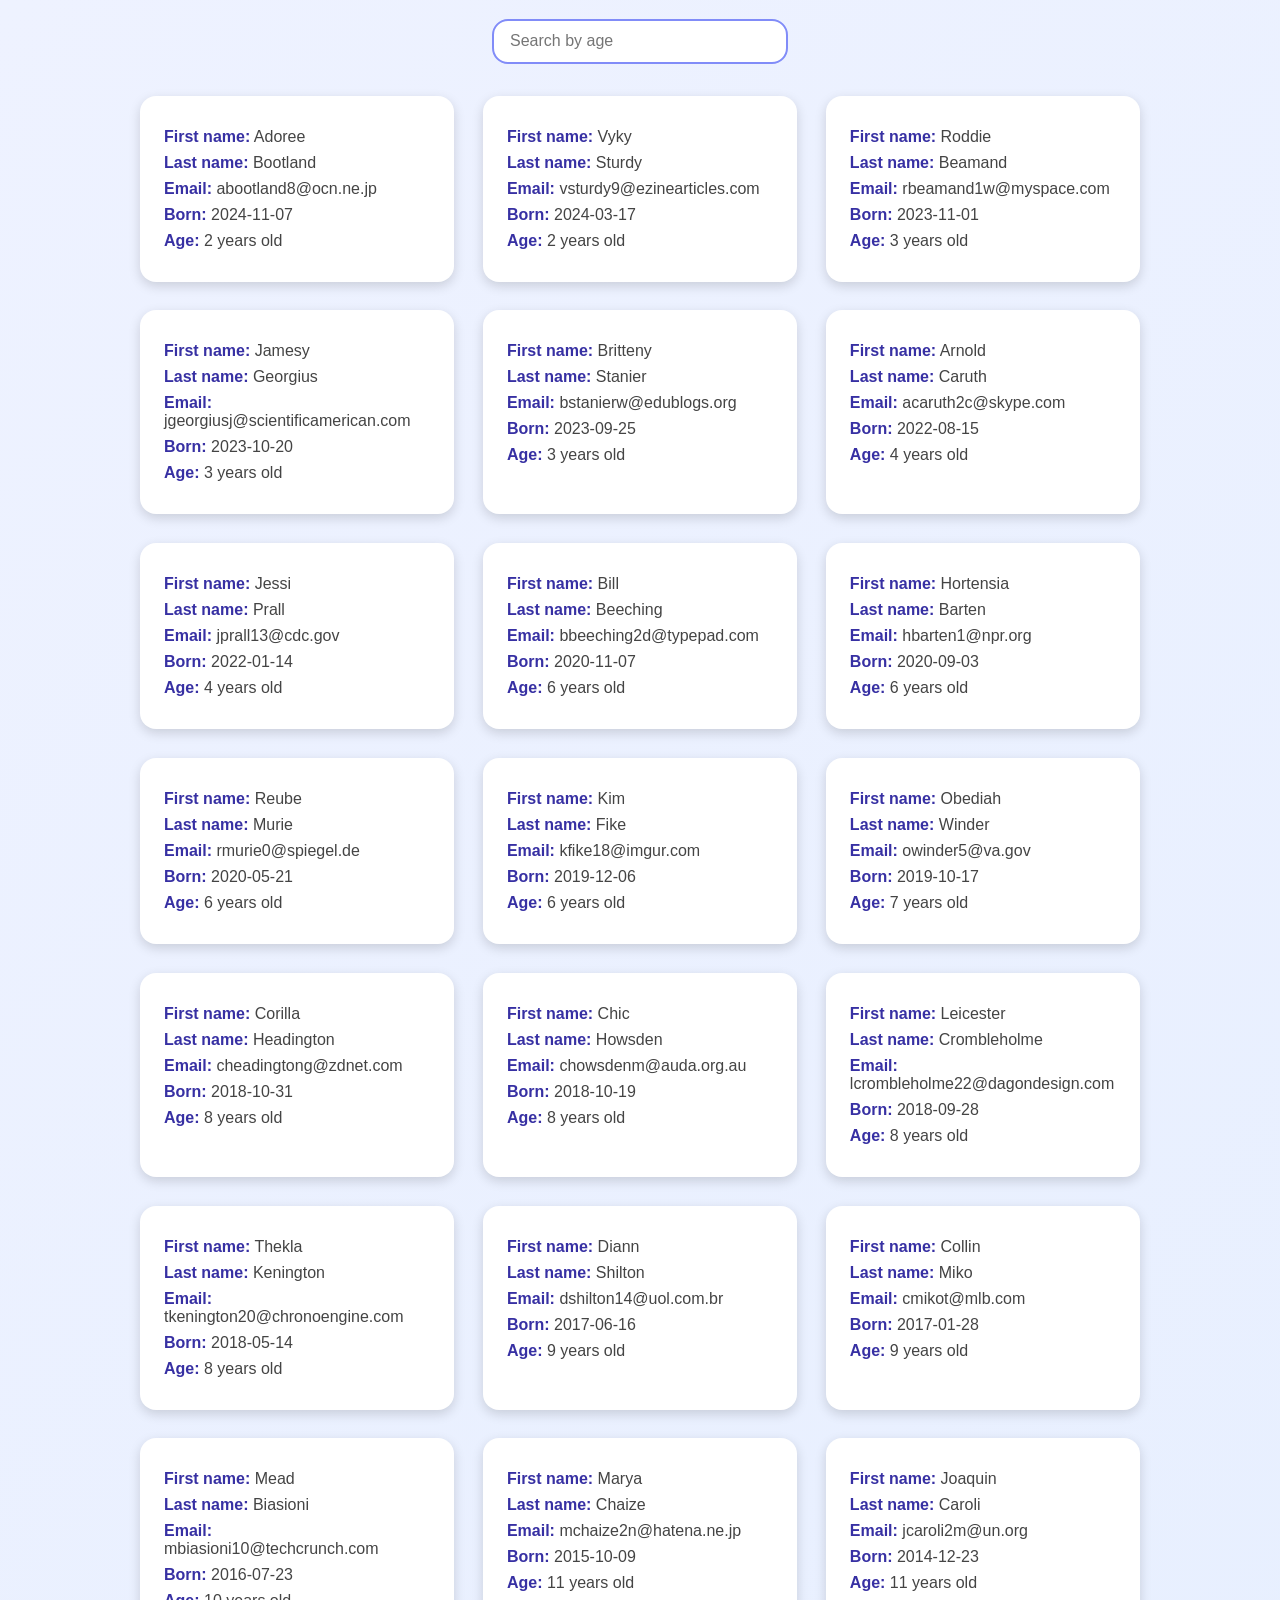
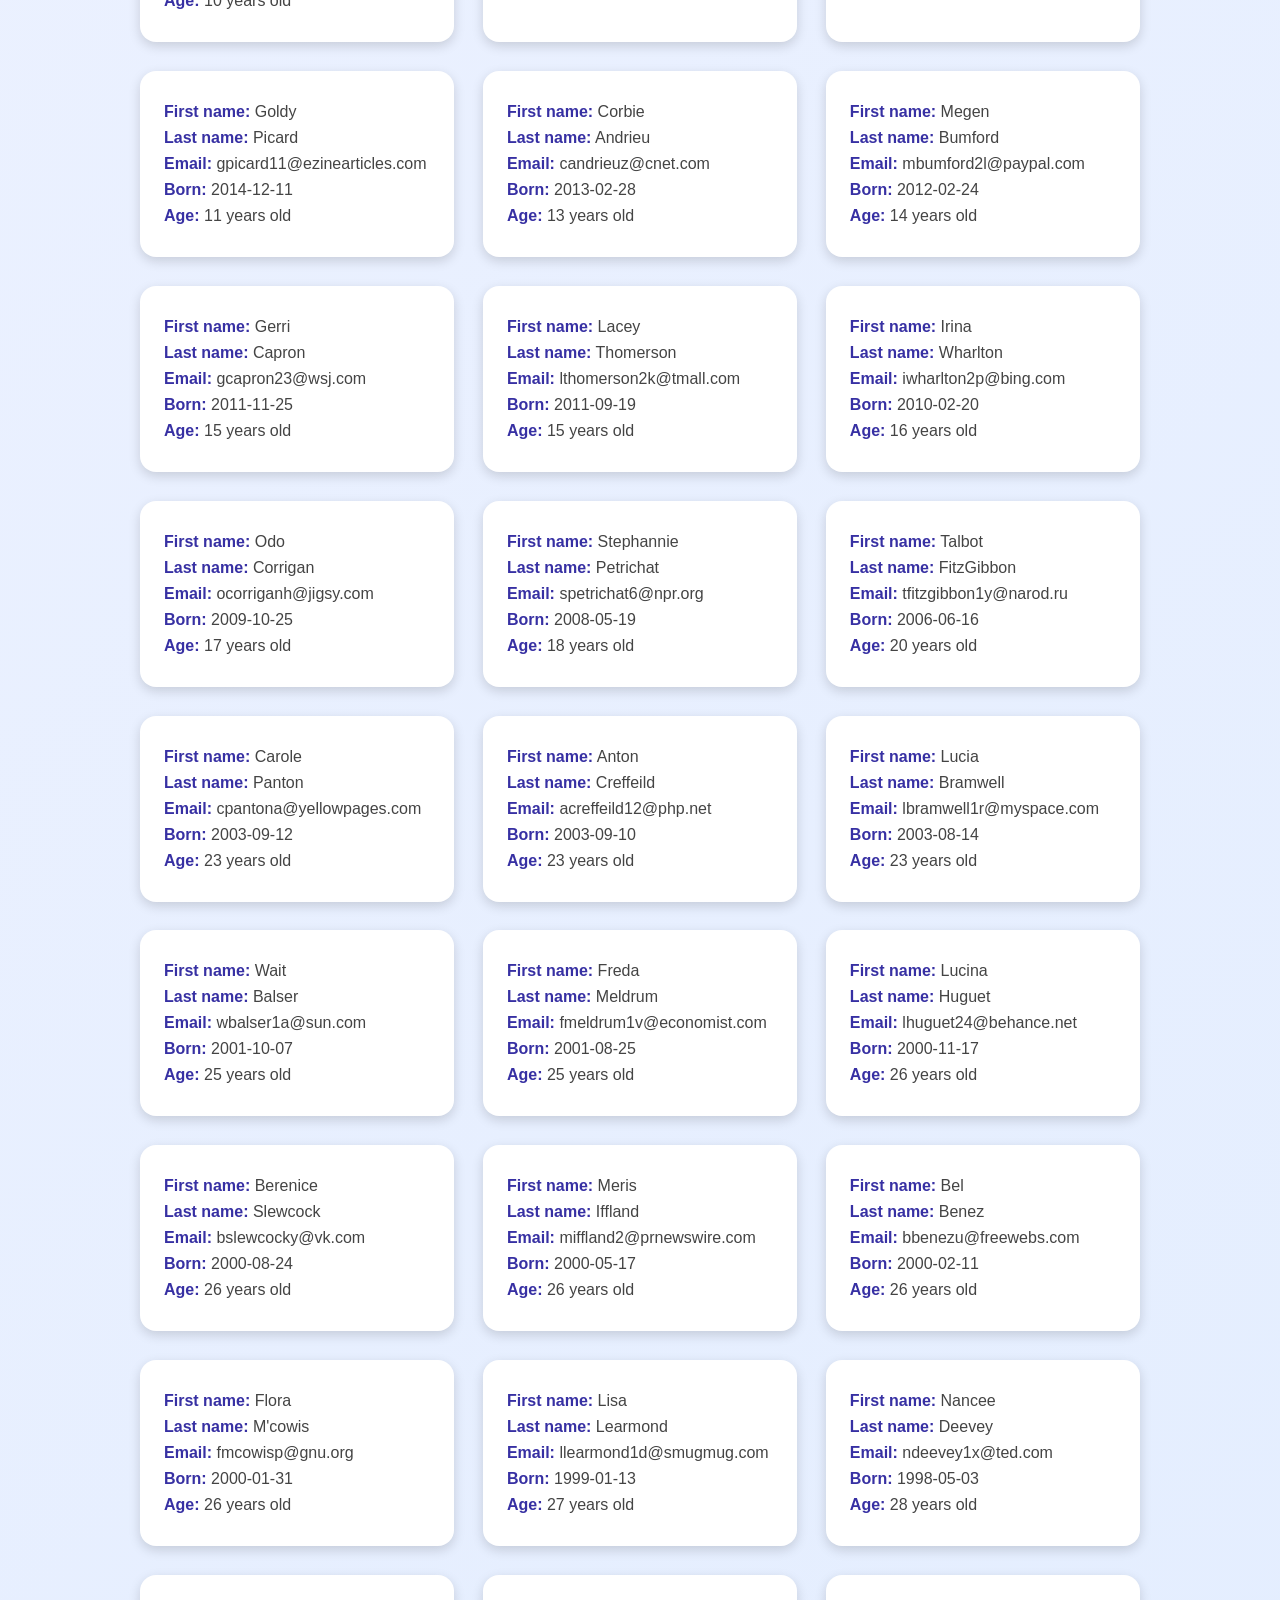
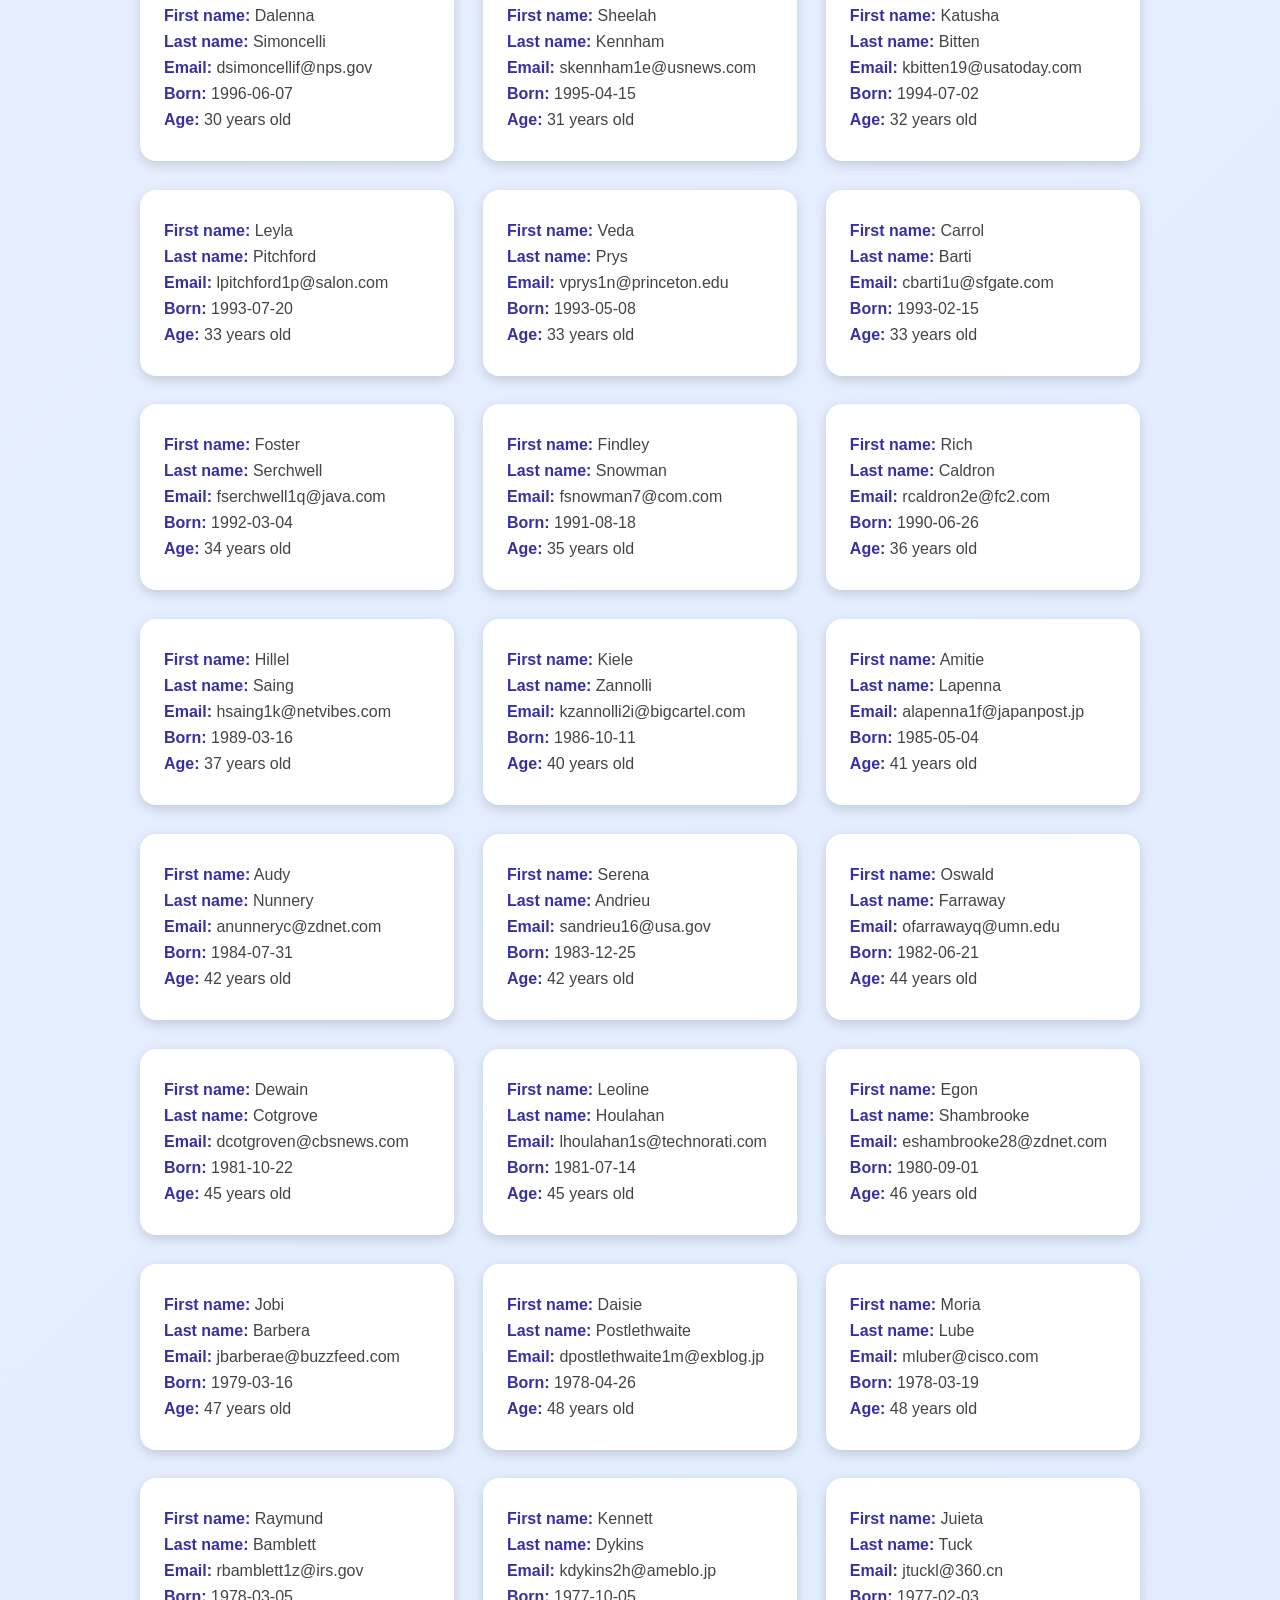
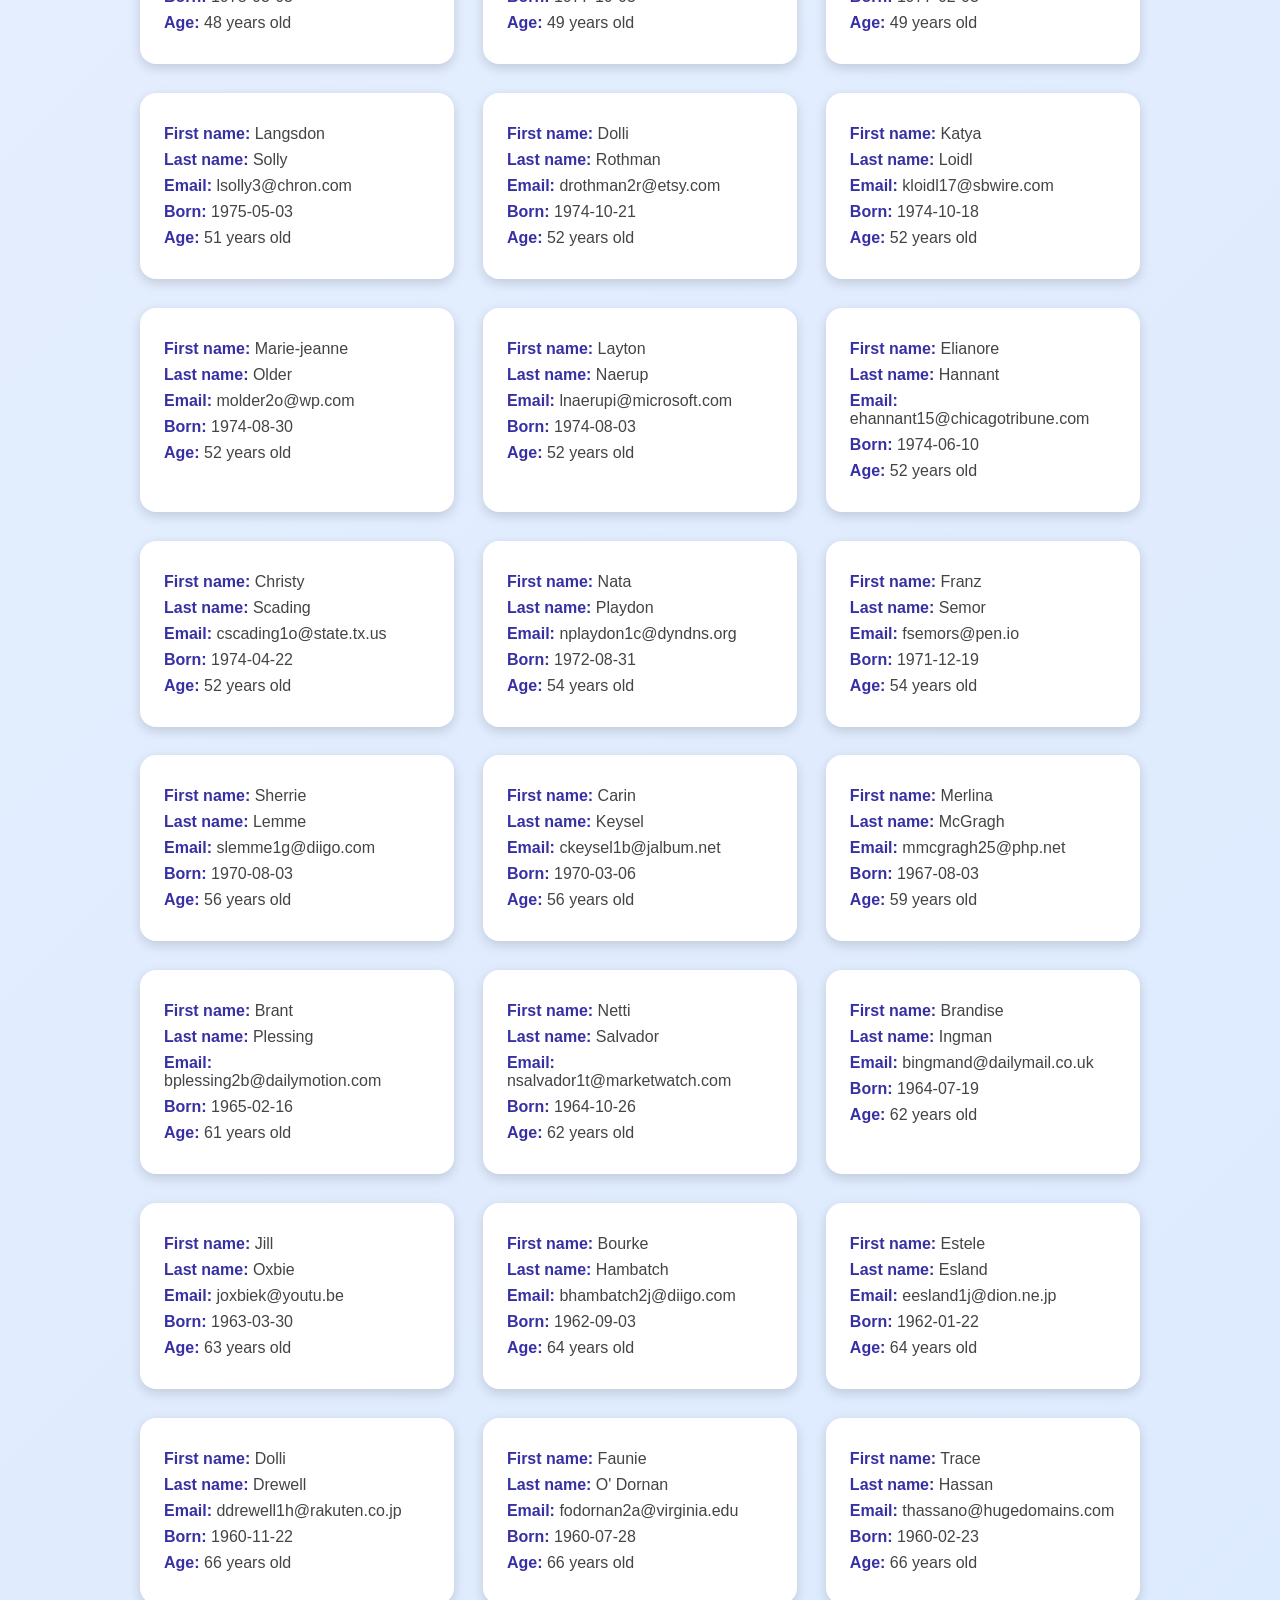
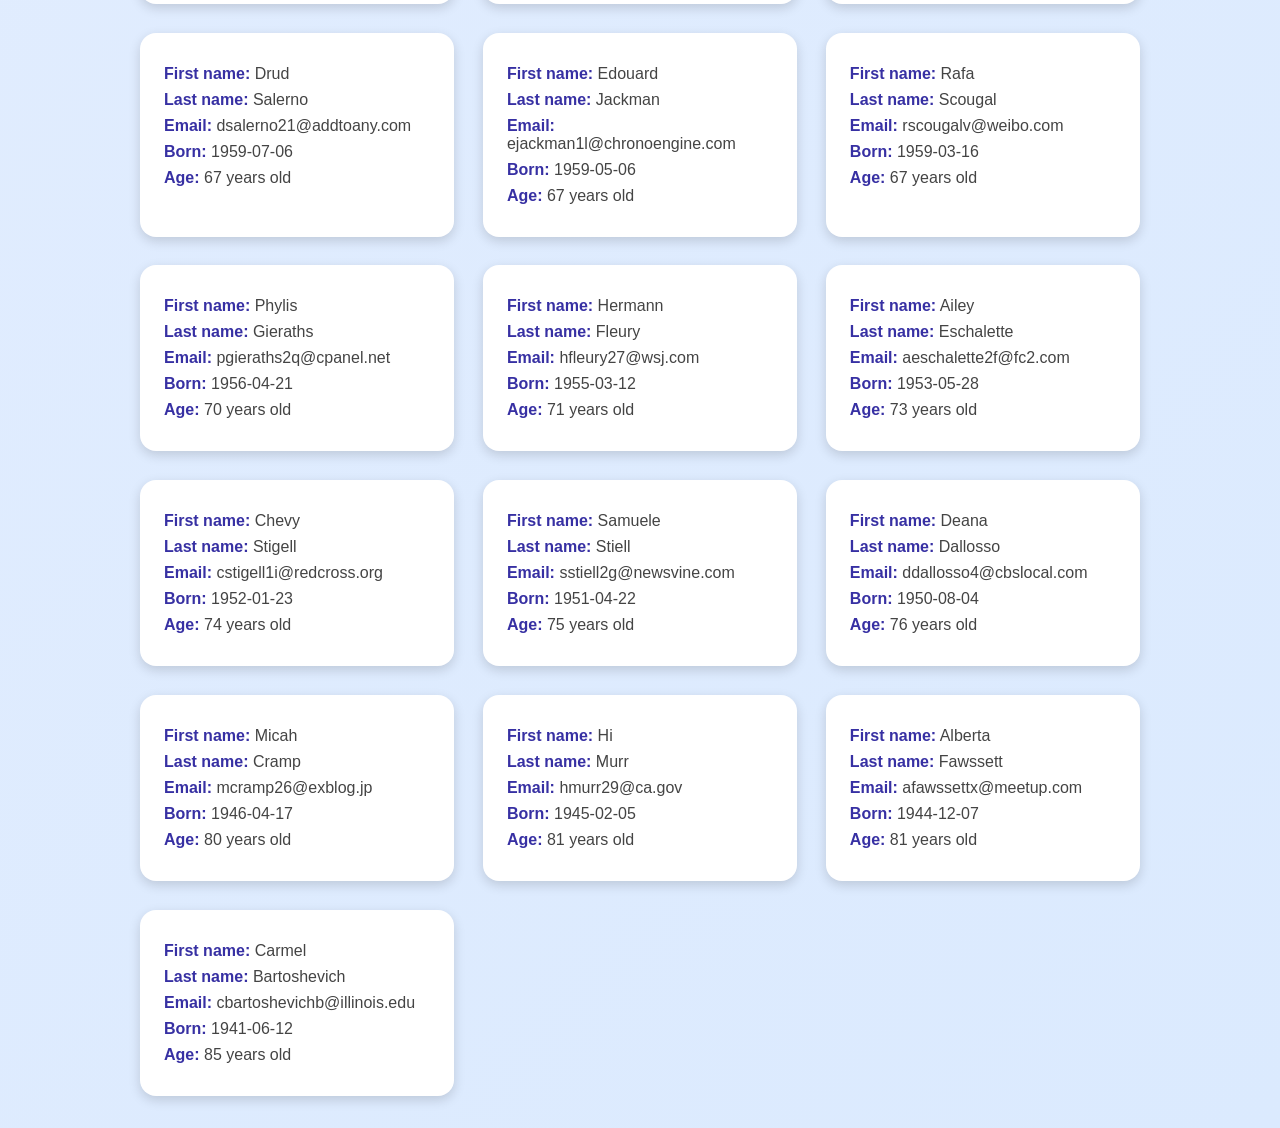
<file: age.html>
<!DOCTYPE html>
<html lang="en">

<head>
  <meta charset="UTF-8">
  <meta name="viewport" content="width=<device-width>, initial-scale=1.0">
  <title>Document</title>
  <link rel="stylesheet" href="style.css">

<body>
  <input class="search-field" type="text" placeholder="Search by age">
  <article class="people"></article>
  <!-- Add your script last in body -->
  <script type="module" src="age.js"></script>
</body>

</html>
</file>
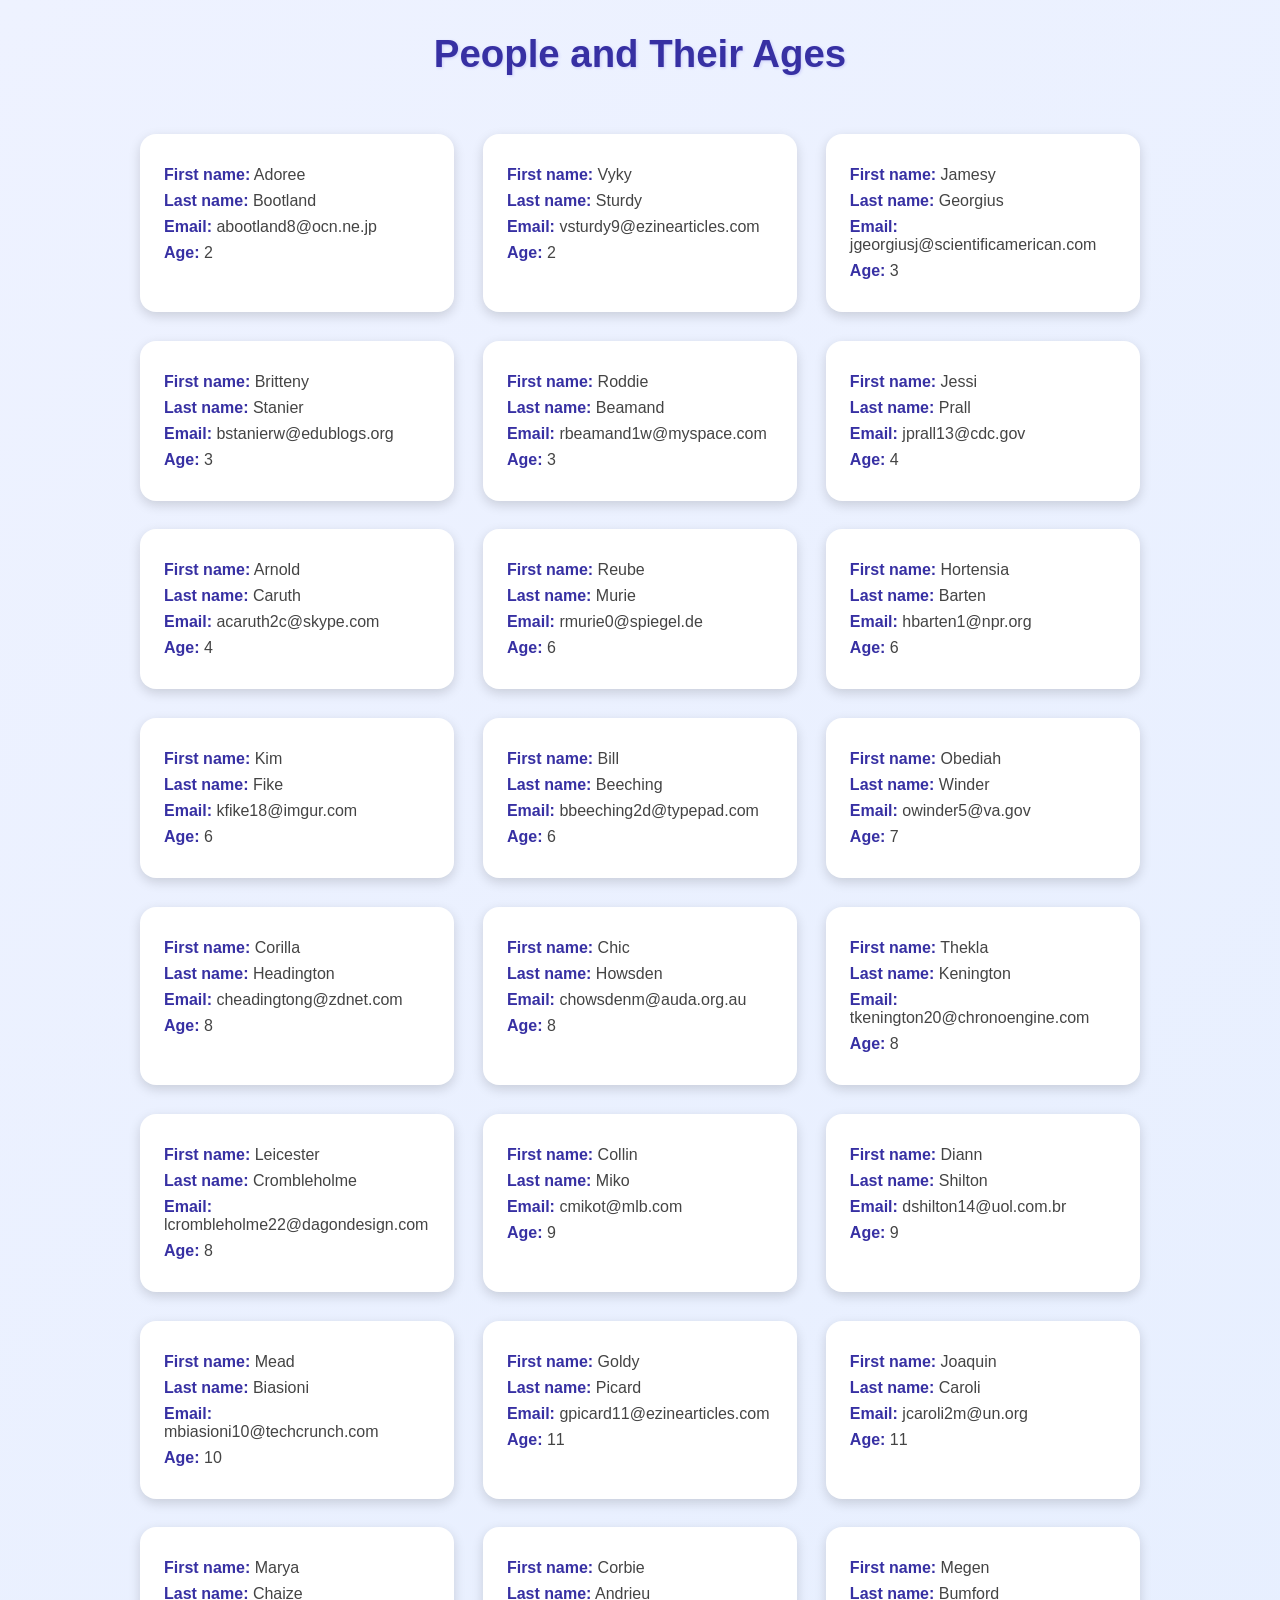
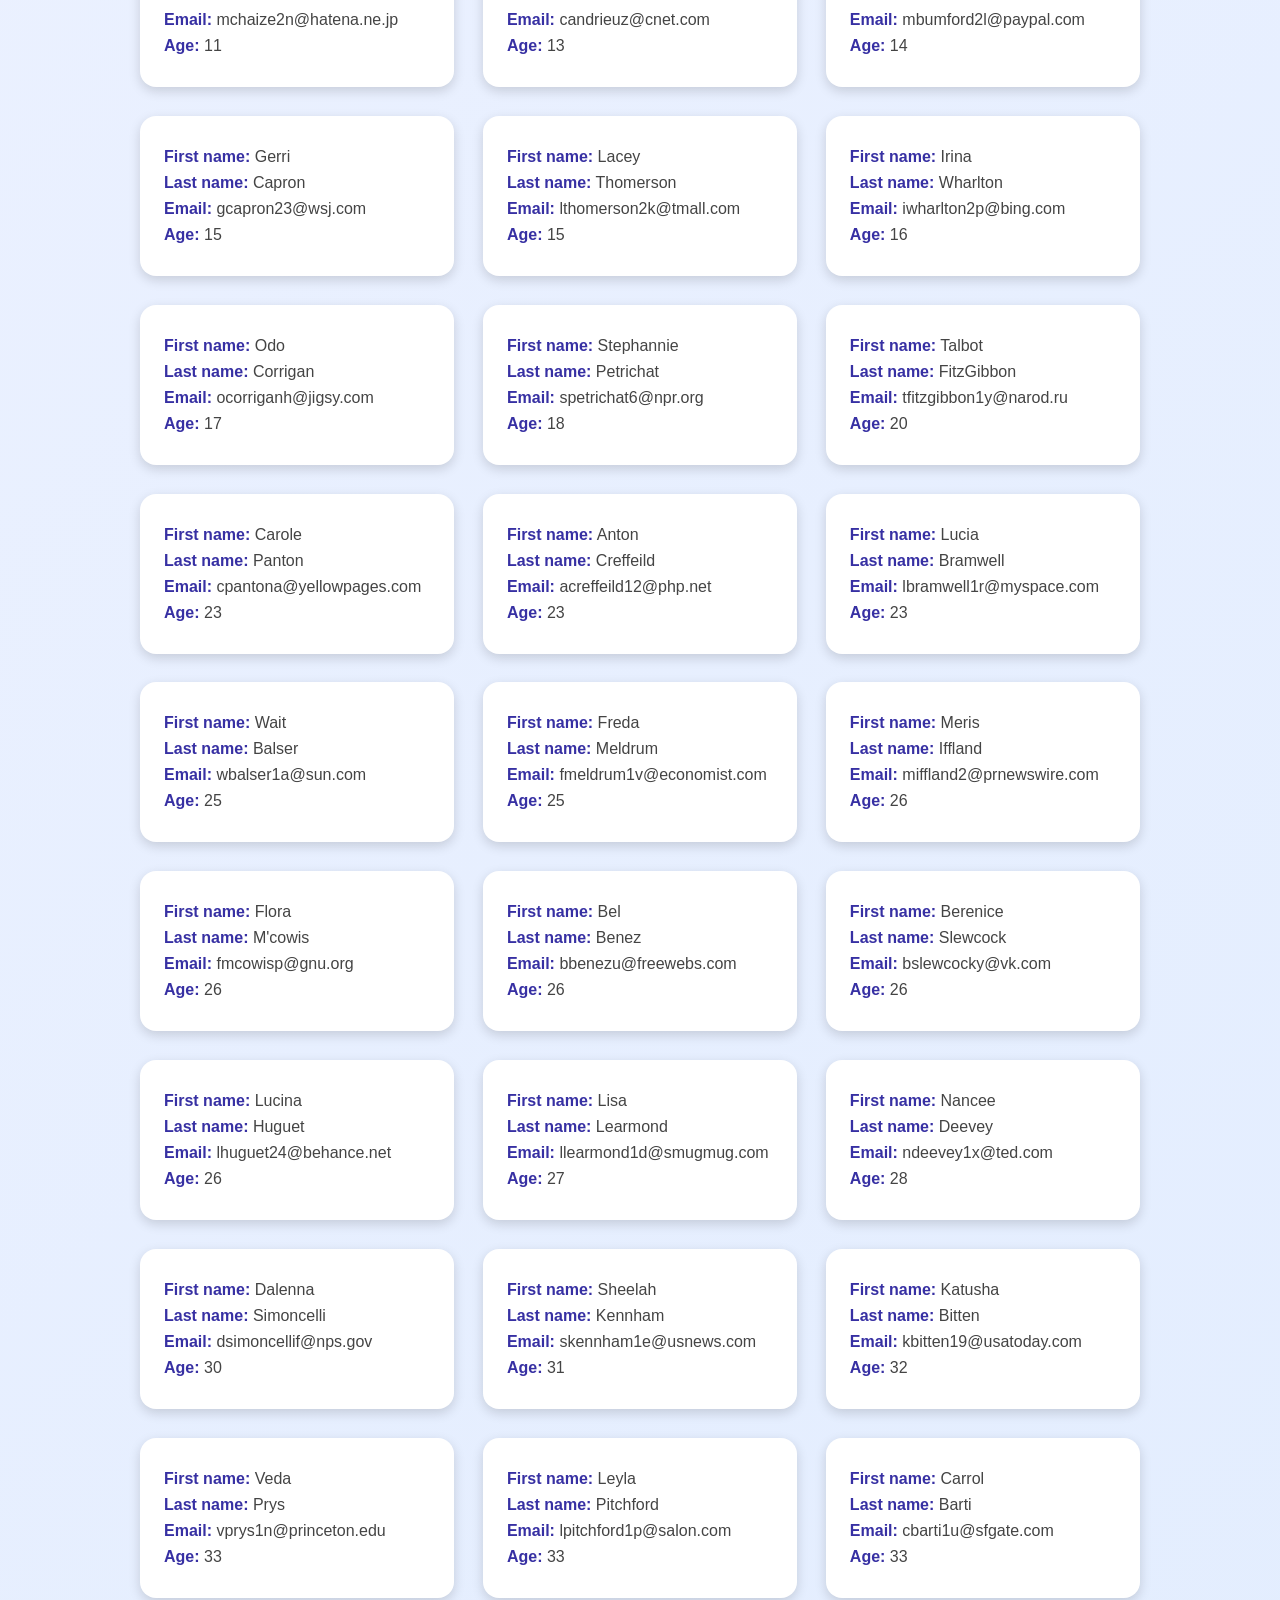
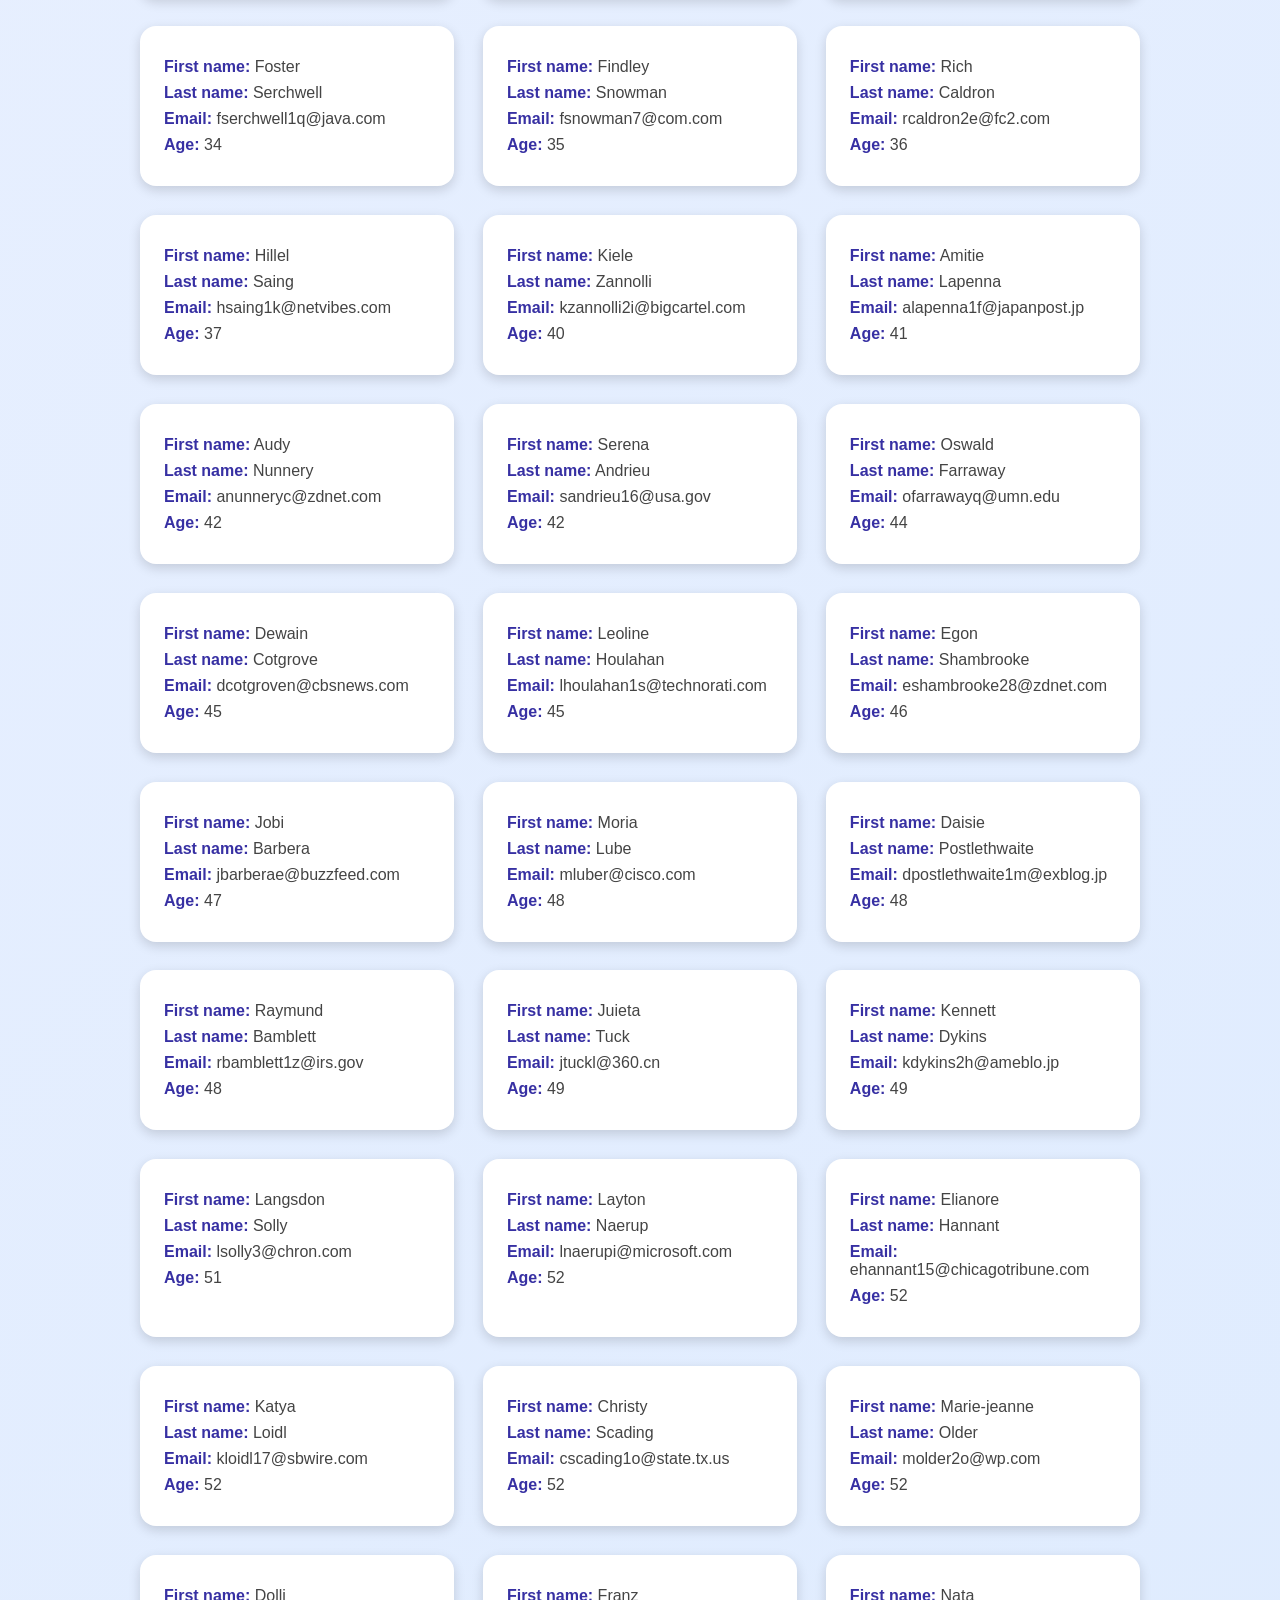
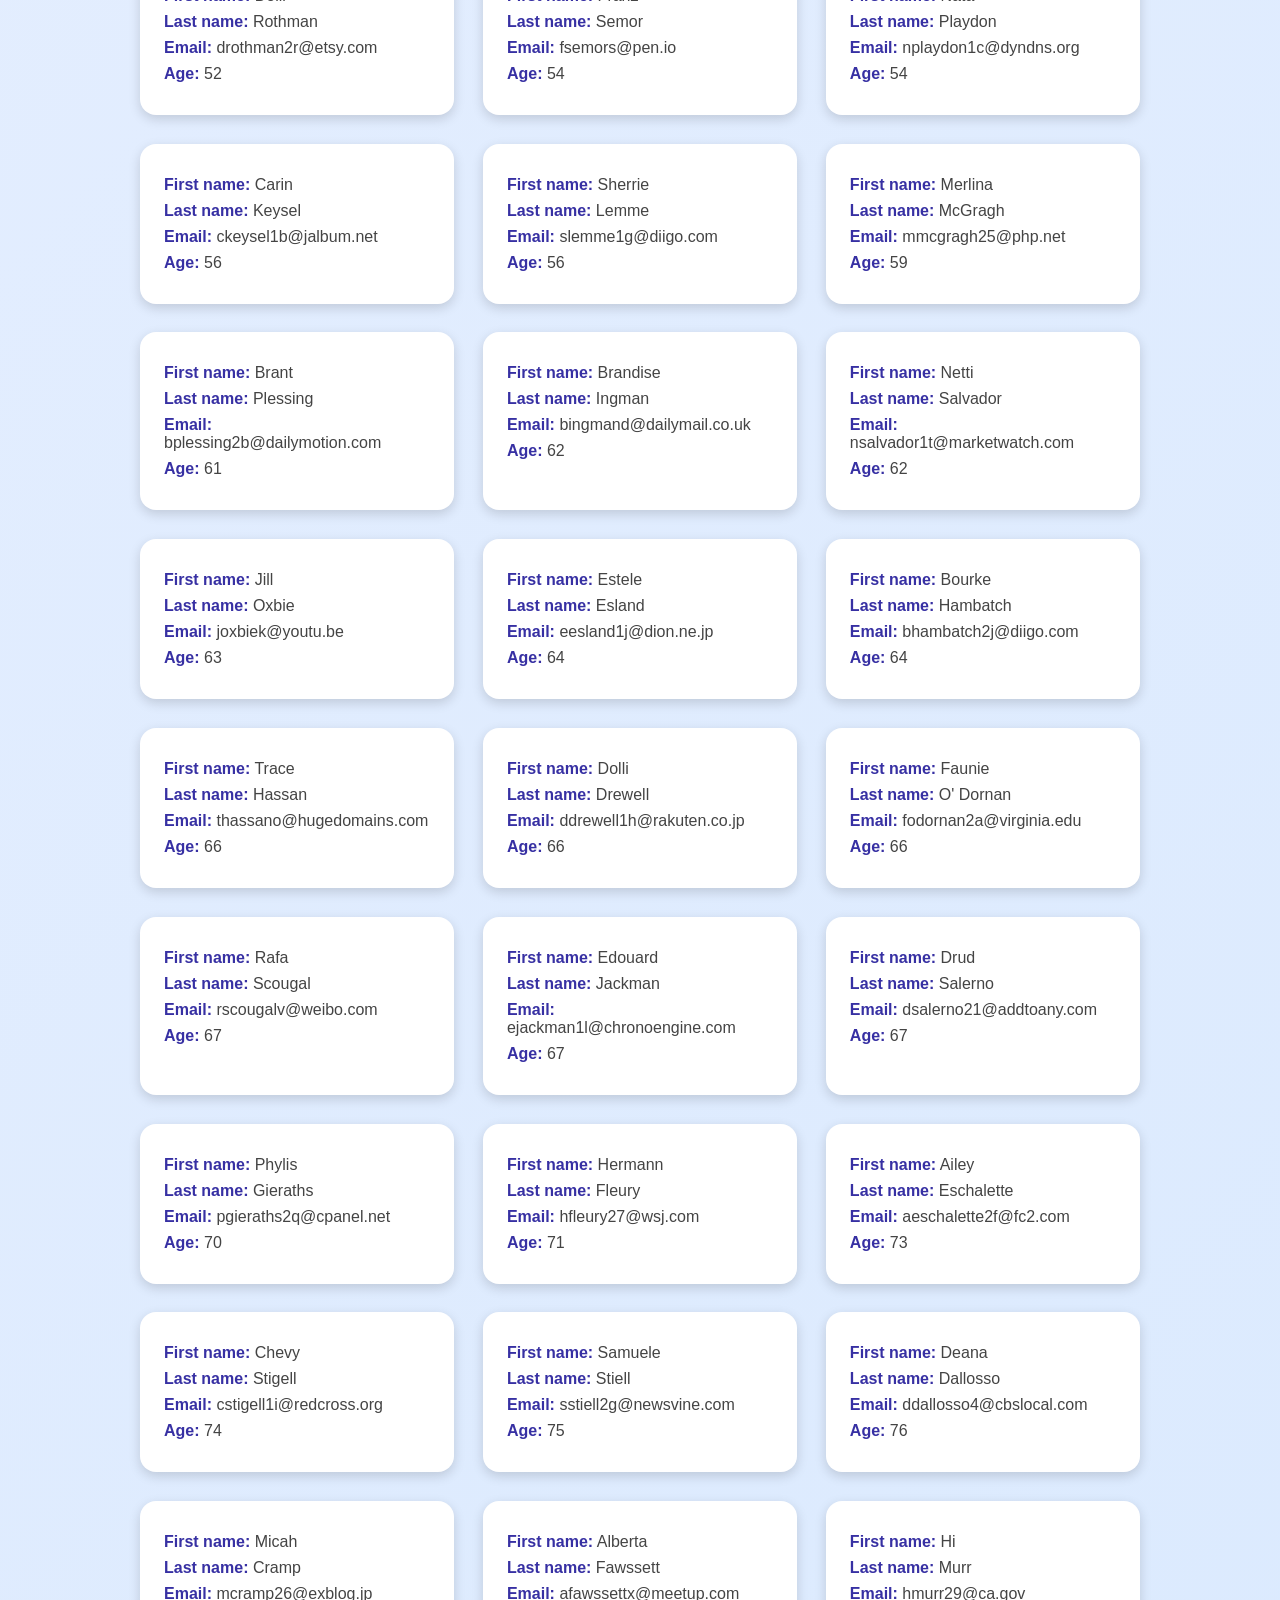
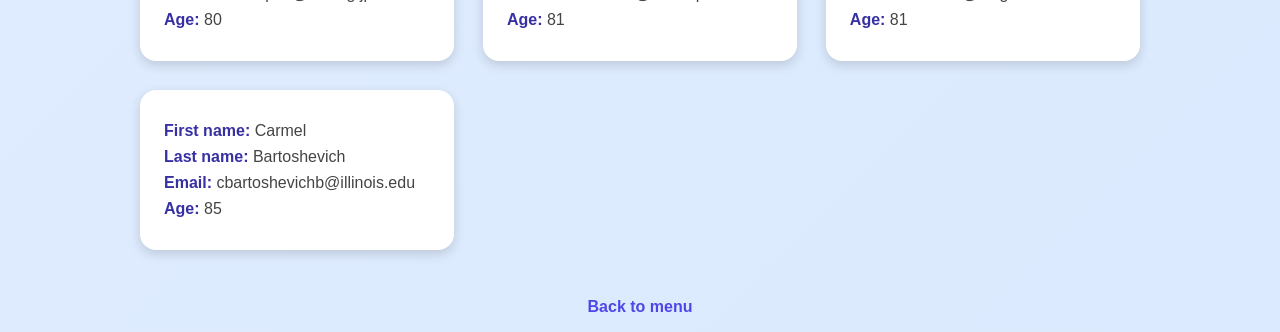
<file: birth-date.html>
<!DOCTYPE html>
<html lang="en">

<head>
  <meta charset="UTF-8">
  <title>Calculate Age</title>
  <link rel="stylesheet" href="style.css">
</head>

<body>
  <h1>People and Their Ages</h1>

  <article class="people"></article>

  <a href="index.html">Back to menu</a>

  <script type="module" src="birth-date.js"></script>
</body>

</html>
</file>
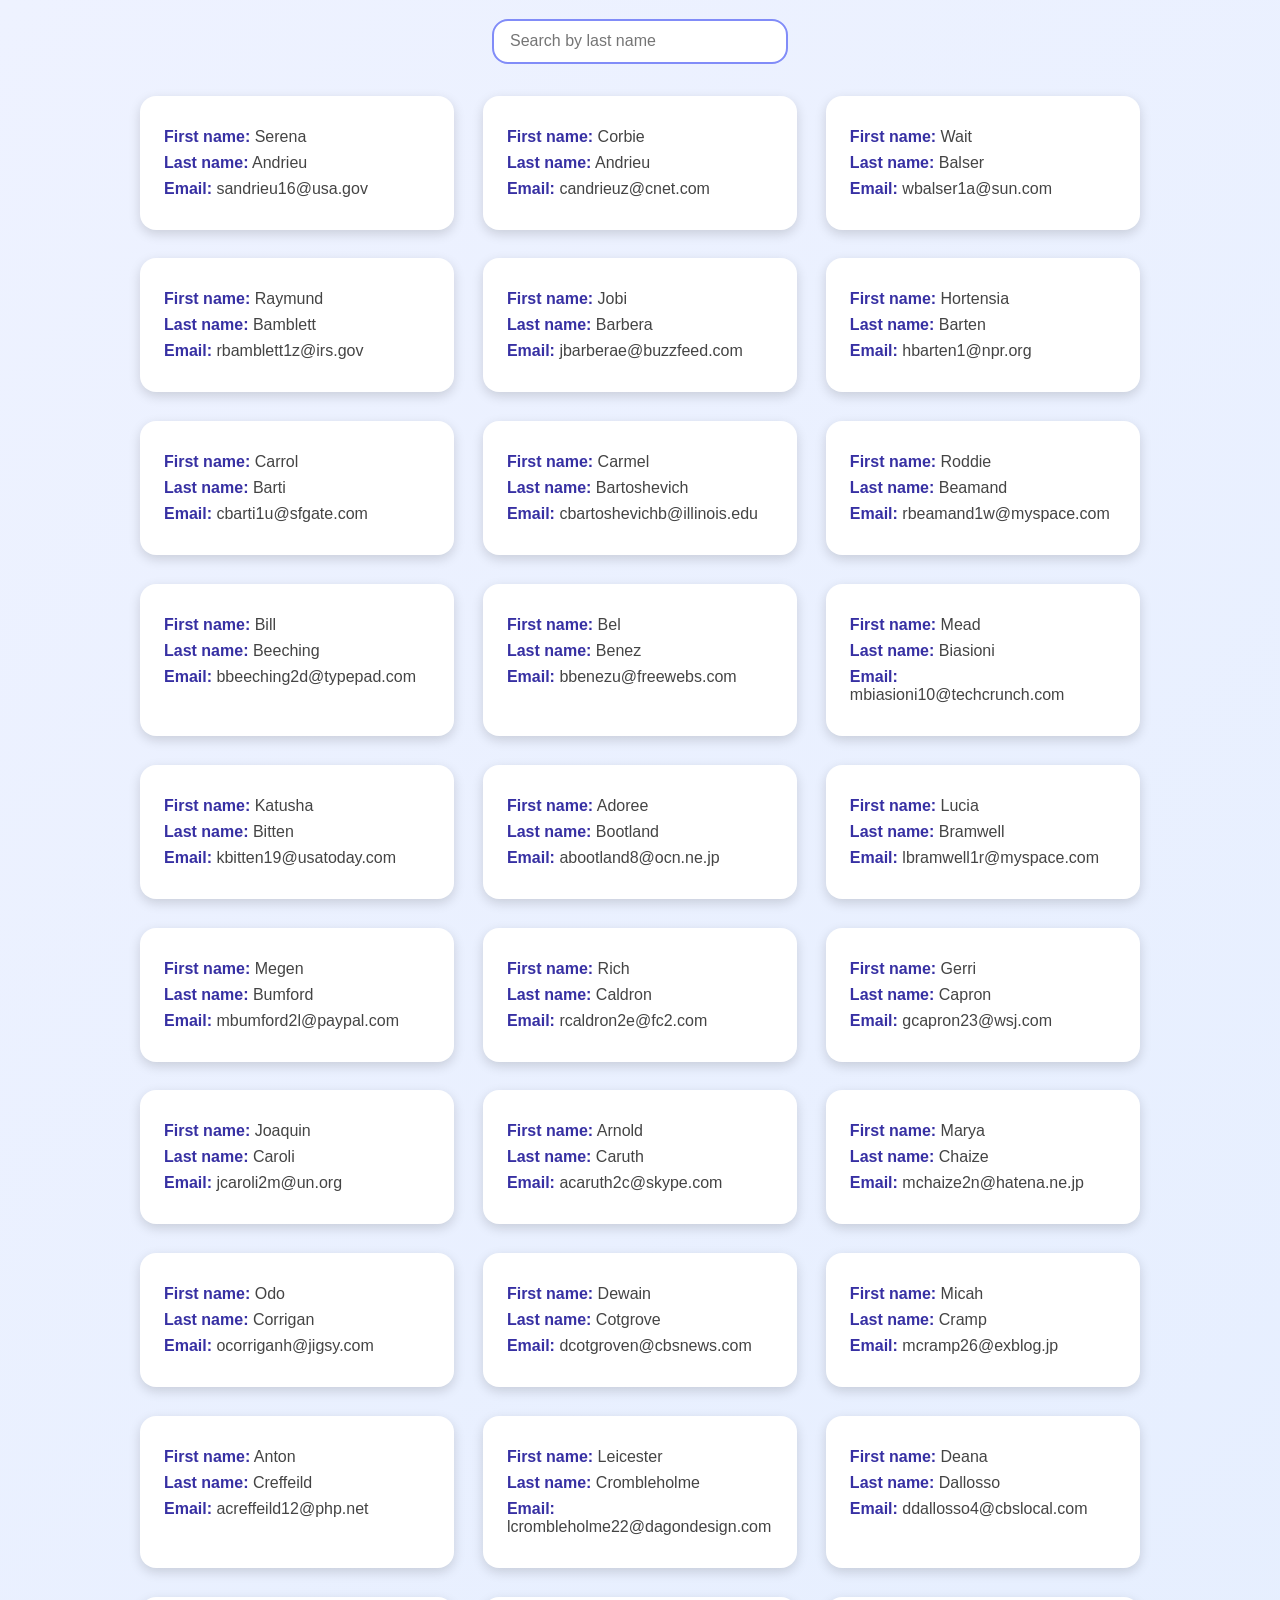
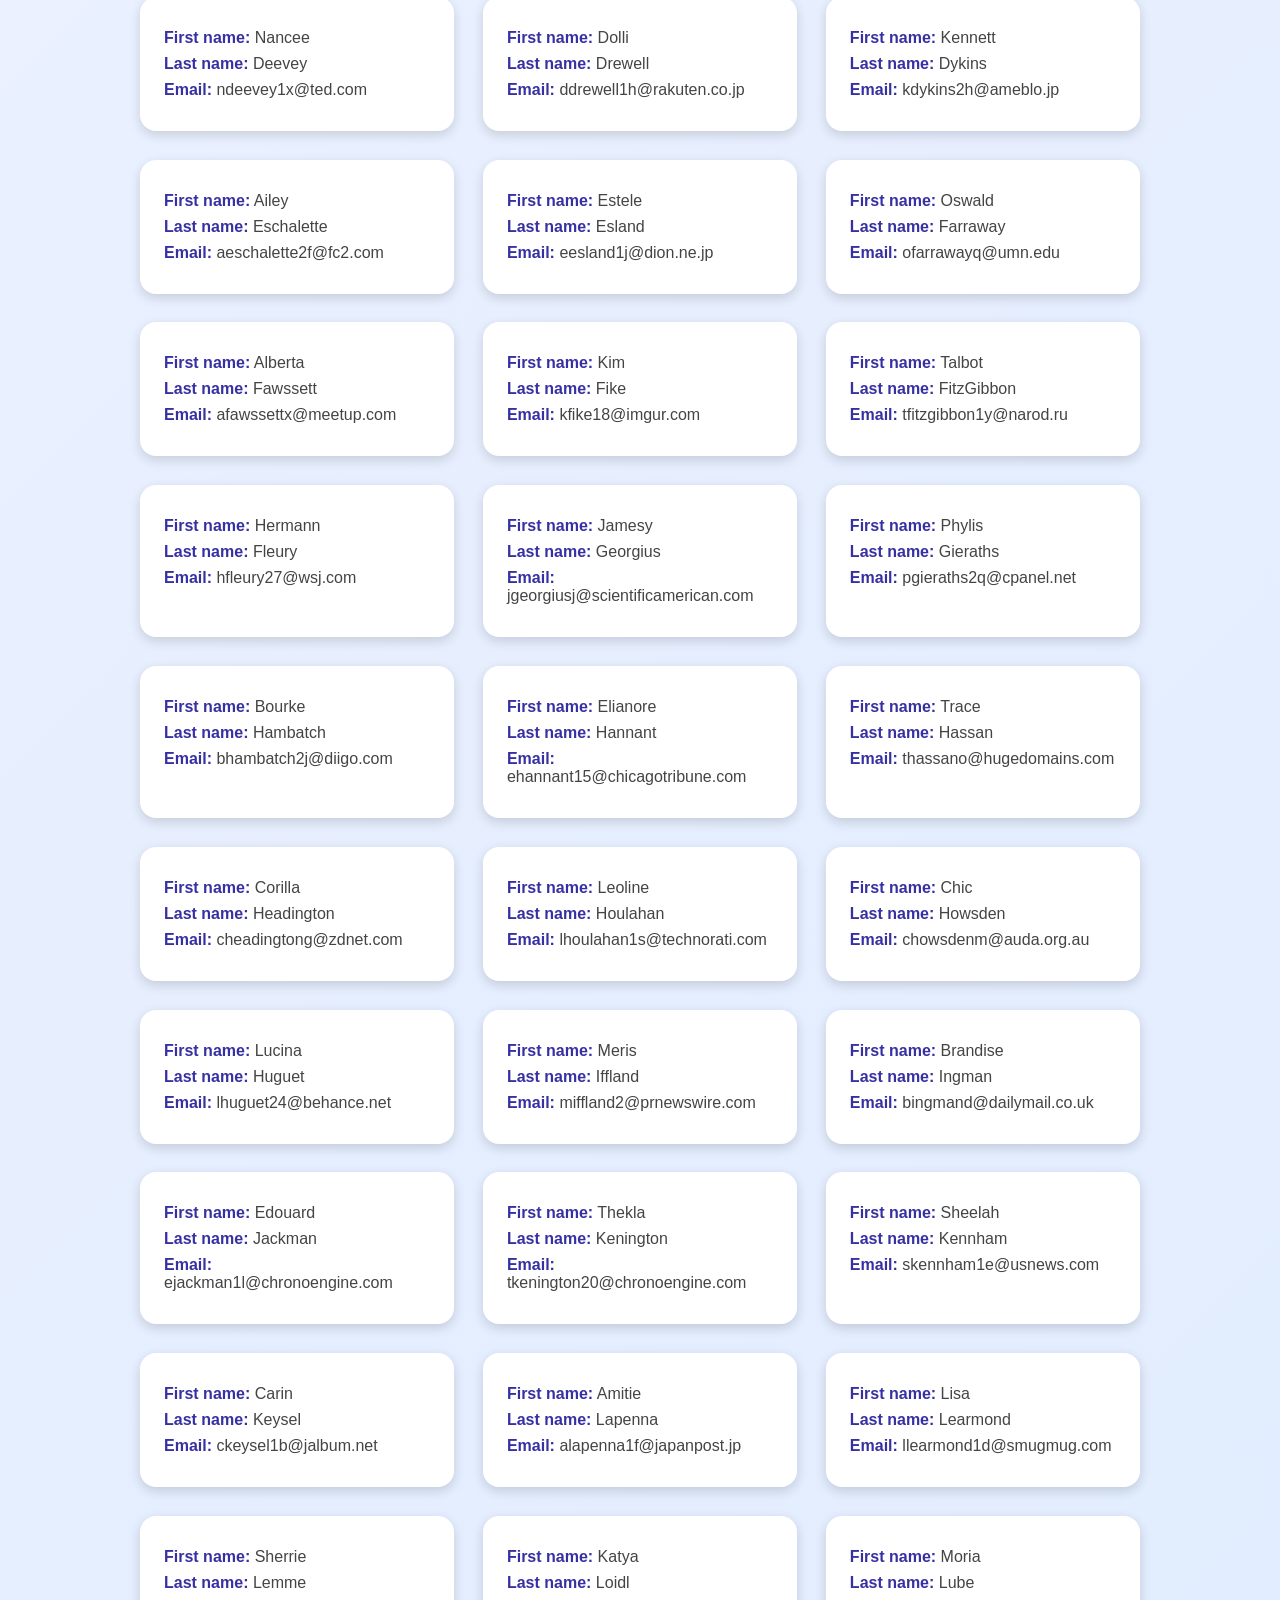
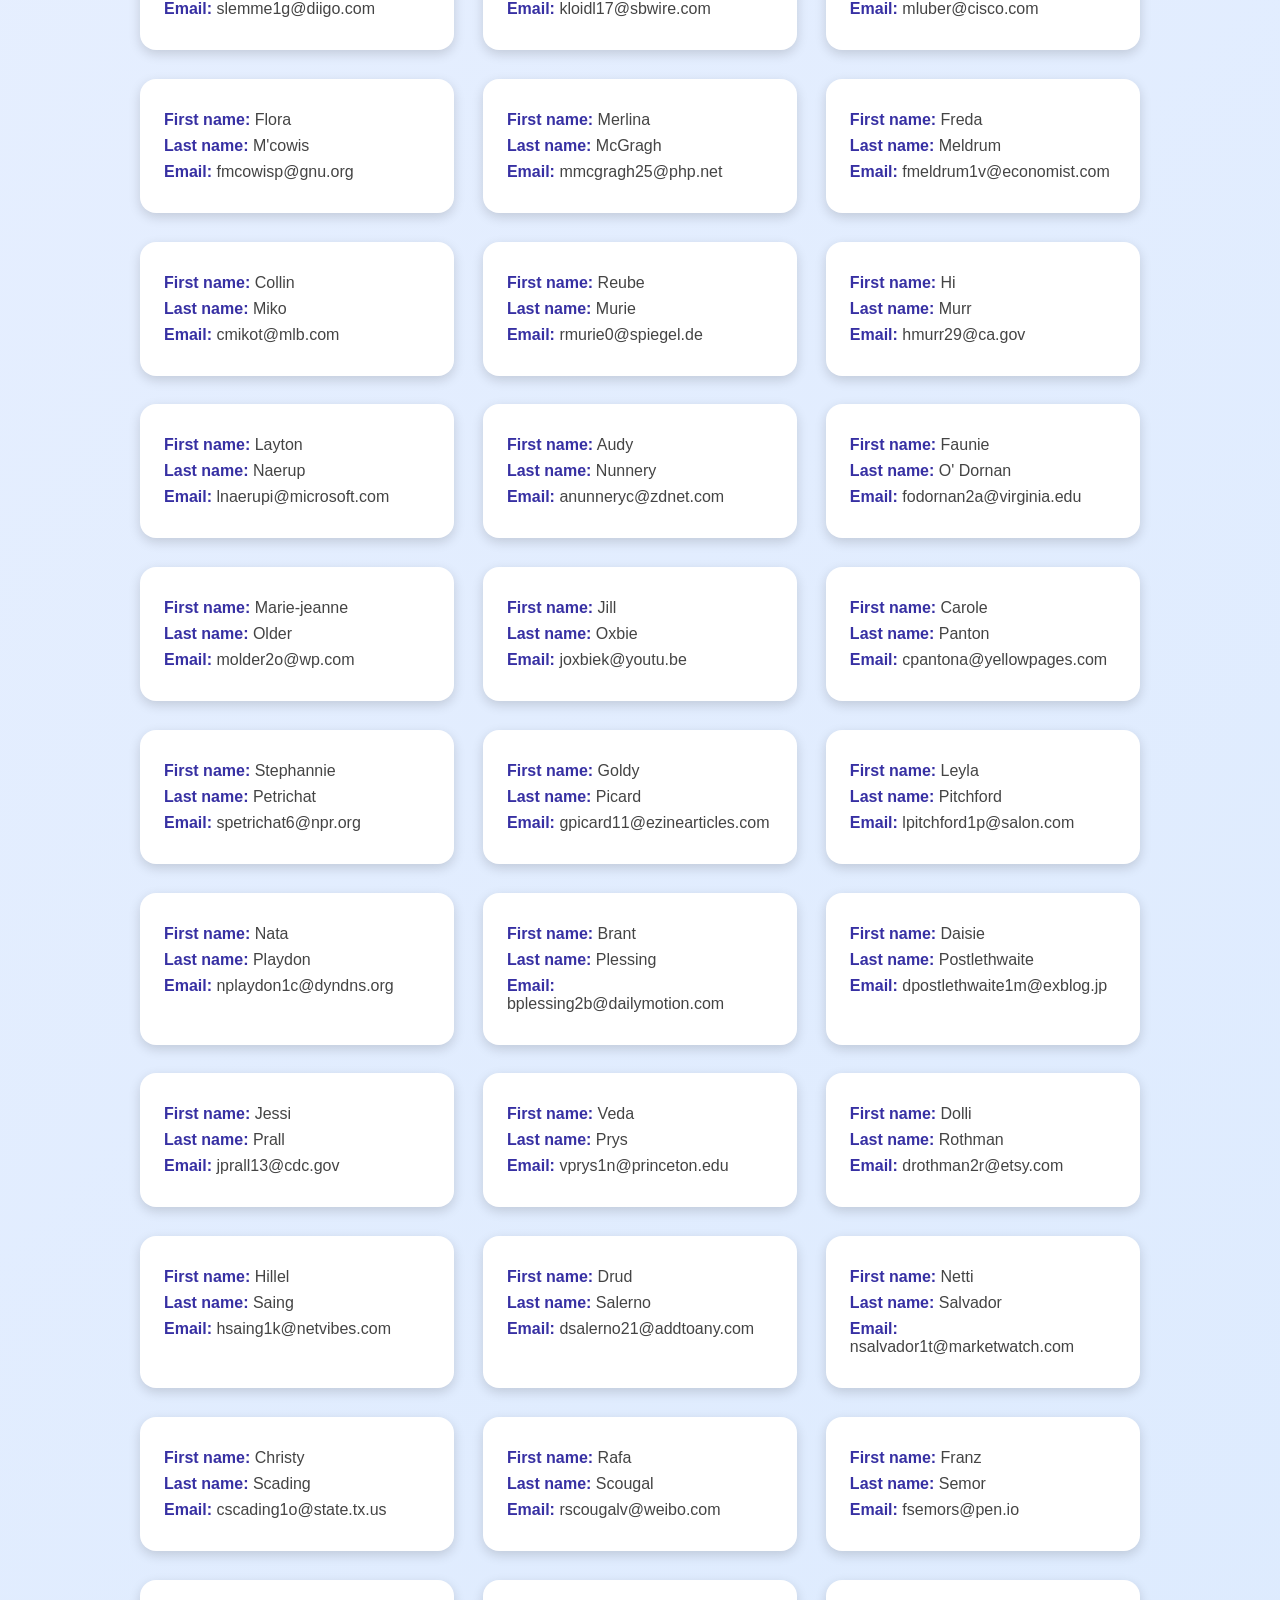
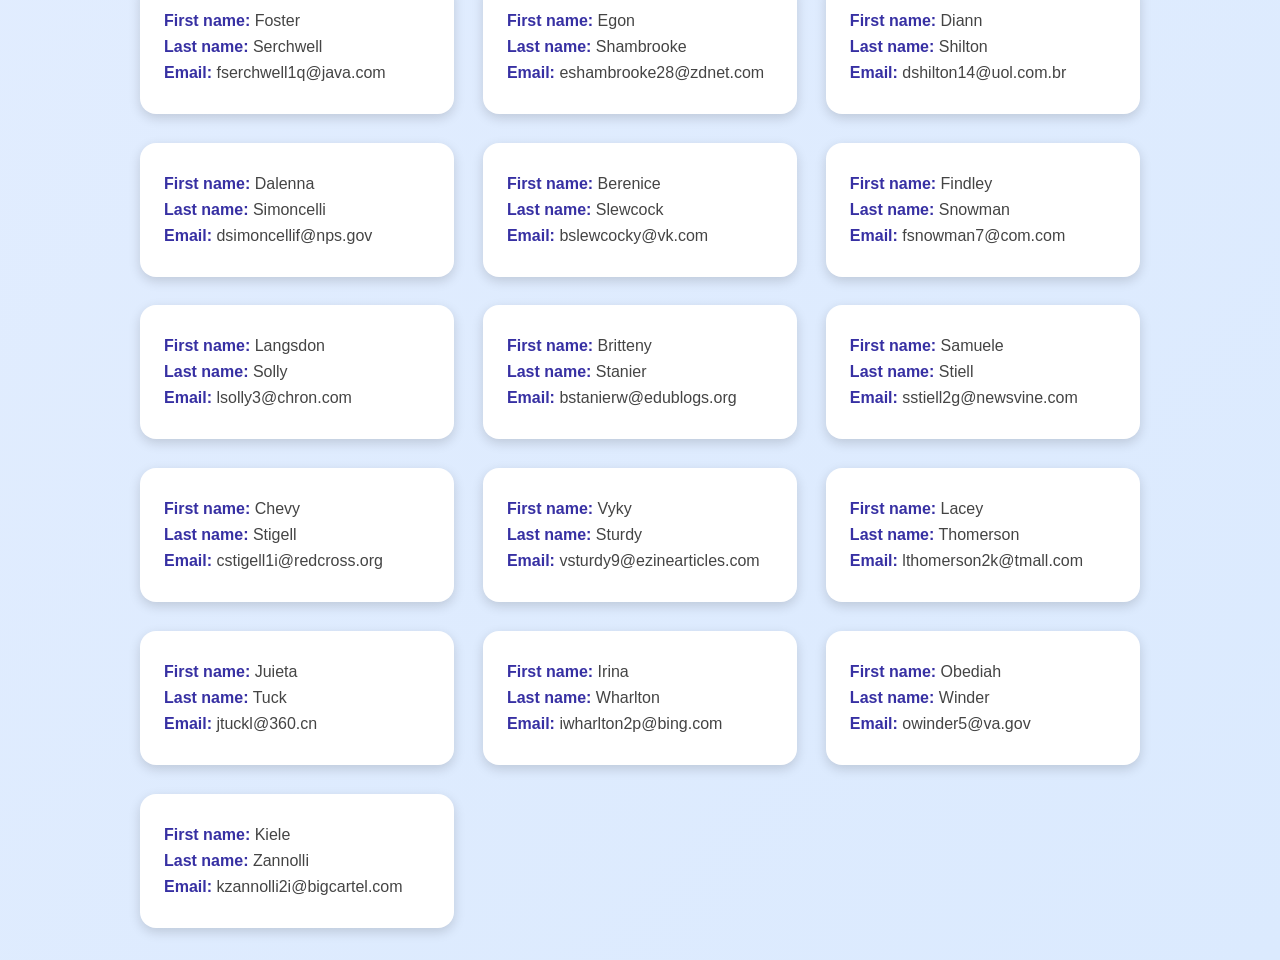
<file: lastname.html>
<!DOCTYPE html>
<html lang="en">
  <head>
    <meta charset="UTF-8" />
    <meta name="viewport" content="width=device-width, initial-scale=1.0" />
    <title>Document</title>
    <link rel="stylesheet" href="style.css" />
  </head>
  <body>
    <input class="search-field" type="text" placeholder="Search by last name" />
    <article class="people"></article>
    <script type="module" src="lastname.js"></script>
  </body>
</html>
</file>
<file: style.css>
/* ====== Root Theme Variables ====== */
:root {
  --primary: #4f46e5;
  /* Indigo */
  --primary-light: #818cf8;
  --primary-dark: #3730a3;
  --background: #eef2ff;
  /* Light indigo tint */
  --text: #1e1b4b;
  --card-bg: #ffffff;
  --shadow: rgba(0, 0, 0, 0.15);
  --radius: 16px;
  --transition: 0.3s ease;
}

/* ====== Base Page Layout ====== */
body {
  font-family: "Poppins", "Segoe UI", sans-serif;
  background: linear-gradient(135deg, var(--background), #dbeafe);
  color: var(--text);
  margin: 0;
  padding: 0;
  display: flex;
  flex-direction: column;
  align-items: center;
  min-height: 100vh;
}

/* ====== Header ====== */
h1 {
  margin-top: 2rem;
  font-size: 2.4rem;
  color: var(--primary-dark);
  text-align: center;
  text-shadow: 1px 1px 3px rgba(79, 70, 229, 0.2);
  animation: fadeInDown 0.8s var(--transition);
}

/* ====== Fade-in Animation ====== */
@keyframes fadeInDown {
  from {
    opacity: 0;
    transform: translateY(-20px);
  }

  to {
    opacity: 1;
    transform: translateY(0);
  }
}

/* ====== Navigation Links ====== */
a {
  color: var(--primary);
  text-decoration: none;
  font-weight: 600;
  margin: 1rem;
  transition: color var(--transition);
}

a:hover {
  color: var(--primary-dark);
  text-decoration: underline;
}

/* ====== Search Field (Used on Filter Pages) ====== */
.search-field {
  margin-top: 1.2rem;
  padding: 0.7rem 1rem;
  border: 2px solid var(--primary-light);
  border-radius: var(--radius);
  width: 260px;
  font-size: 1rem;
  outline: none;
  transition: all var(--transition);
  background: white;
}

.search-field:focus {
  box-shadow: 0 0 8px var(--primary-light);
}

/* ====== People Grid ====== */
.people {
  display: grid;
  grid-template-columns: repeat(auto-fit, minmax(260px, 1fr));
  gap: 1.8rem;
  width: 90%;
  max-width: 1000px;
  margin: 2rem auto;
  animation: fadeIn 1s ease-in;
}

/* ====== Fade-in for Cards ====== */
@keyframes fadeIn {
  from {
    opacity: 0;
    transform: scale(0.95);
  }

  to {
    opacity: 1;
    transform: scale(1);
  }
}

/* ====== Each Person Card ====== */
.person {
  background: var(--card-bg);
  border-radius: var(--radius);
  box-shadow: 0 4px 12px var(--shadow);
  padding: 1.5rem;
  transition: transform var(--transition), box-shadow var(--transition);
  position: relative;
  overflow: hidden;
}

.person::before {
  content: "";
  position: absolute;
  top: 0;
  left: -100%;
  width: 100%;
  height: 100%;
  background: linear-gradient(120deg, transparent, rgba(79, 70, 229, 0.1), transparent);
  transition: all 0.6s ease;
}

.person:hover::before {
  left: 100%;
}

.person:hover {
  transform: translateY(-6px);
  box-shadow: 0 8px 18px rgba(79, 70, 229, 0.25);
}

/* ====== Text inside person cards ====== */
.person p {
  margin: 0.5rem 0;
  font-size: 1rem;
  color: #444;
}

.person b {
  color: var(--primary-dark);
}

/* ====== Buttons (Used on Other Pages) ====== */
button {
  background: var(--primary);
  color: white;
  border: none;
  border-radius: var(--radius);
  padding: 0.7rem 1.4rem;
  margin-top: 1rem;
  font-size: 1rem;
  cursor: pointer;
  transition: background var(--transition), transform var(--transition);
}

button:hover {
  background: var(--primary-dark);
  transform: translateY(-2px);
}

/* ====== Footer or Back Link Section ====== */
footer,
.back-link {
  margin: 2rem 0;
  text-align: center;
  font-size: 0.9rem;
  color: #666;
}

/* ====== Top Navigation Bar ====== */
.menu {
  width: 100%;
  background: linear-gradient(90deg, var(--primary), var(--primary-dark));
  box-shadow: 0 2px 8px rgba(0, 0, 0, 0.2);
  position: sticky;
  top: 0;
  z-index: 10;
}

.menu ul {
  list-style: none;
  margin: 0;
  padding: 0.6rem 1.2rem;
  display: flex;
  justify-content: center;
  flex-wrap: wrap;
  gap: 1rem;
}

.menu li {
  display: inline;
}

.menu a {
  color: #ffffff;
  text-decoration: none;
  font-weight: 600;
  font-size: 1rem;
  padding: 0.5rem 1rem;
  border-radius: 8px;
  transition: background-color 0.3s ease, transform 0.2s ease;
}

.menu a:hover {
  background-color: rgba(255, 255, 255, 0.2);
  transform: translateY(-2px);
}

.menu a.active {
  background-color: #ffffff;
  color: var(--primary-dark);
  transform: translateY(-1px);
}
</file>
